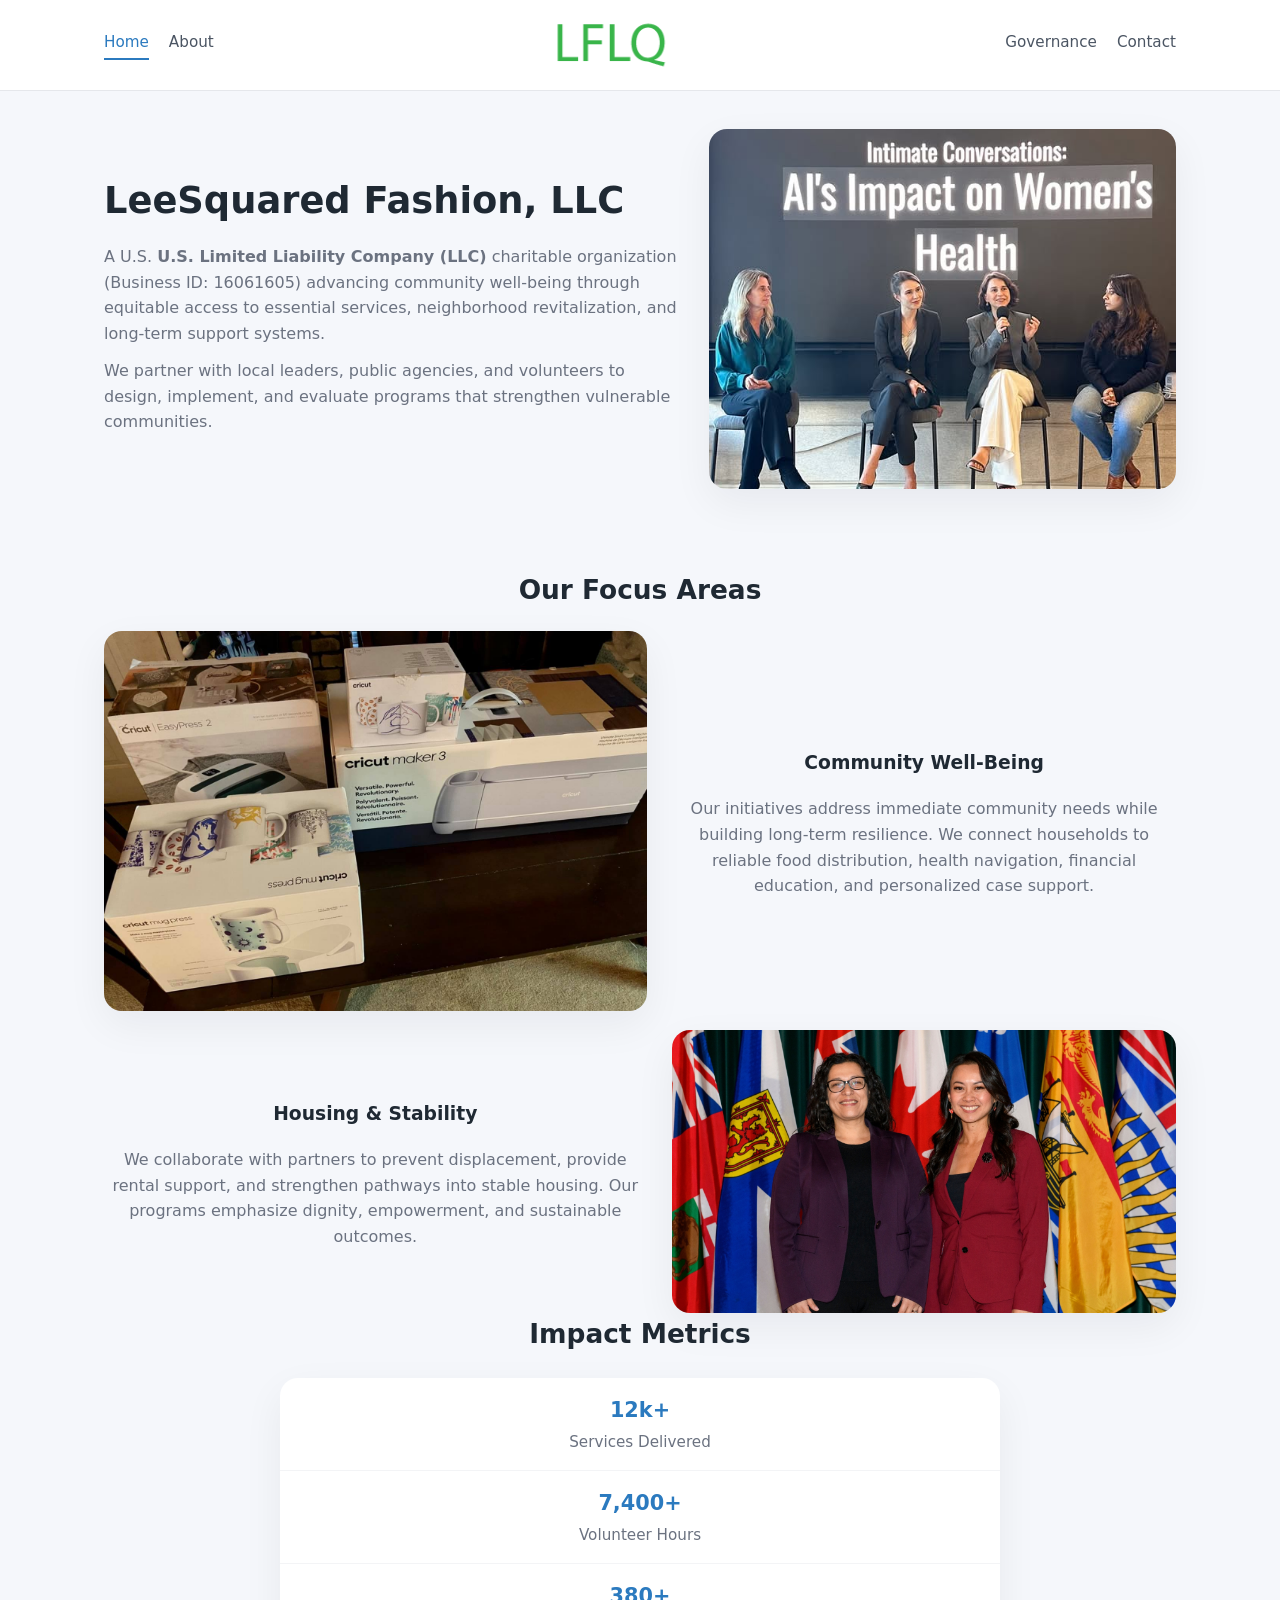
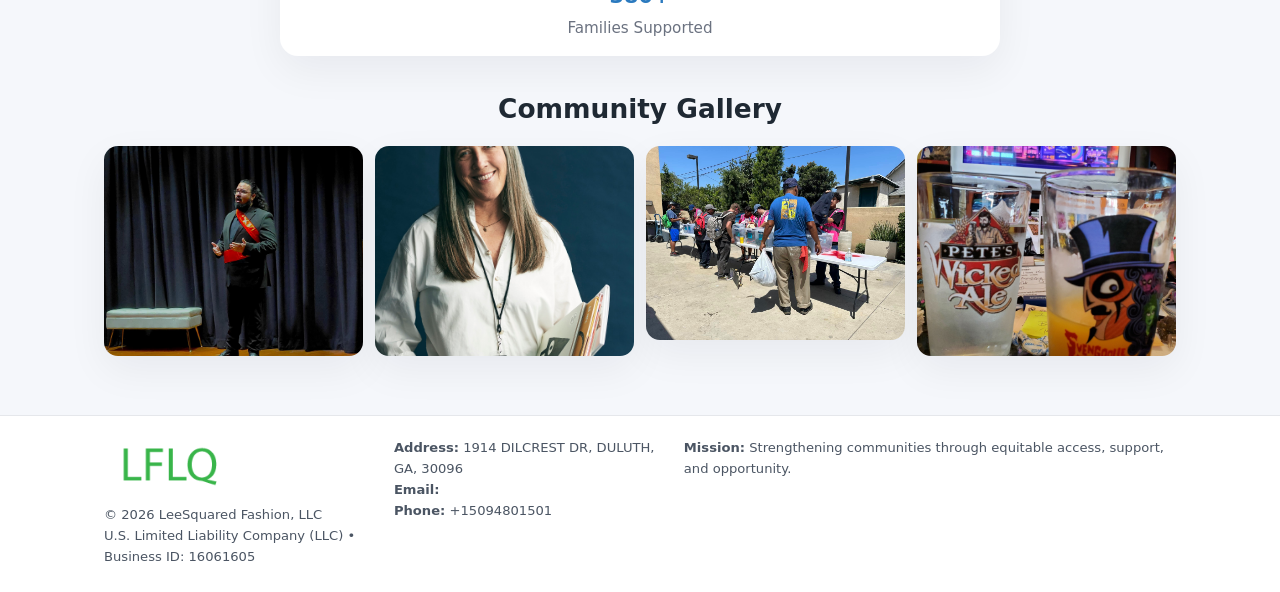
<file: index.html>
<!doctype html>
<html lang="en">
<head>
<meta charset="utf-8"/>
<meta name="viewport" content="width=device-width,initial-scale=1"/>
<title>LeeSquared Fashion, LLC – Nonprofit • 2025</title>
<link rel="stylesheet" href="assets/styles.css"/>
<link rel="icon" href="images/logo.png"/>

<meta name="data-ein" content="16061605">
<meta name="data-name" content="LeeSquared Fashion, LLC">
<meta name="data-email" content="">
<meta name="data-phone" content="+15094801501">
<meta name="data-address" content="1914 DILCREST DR, DULUTH, GA, 30096">
<meta name="data-map" content="1914+DILCREST+DR,+DULUTH,+GA,+30096">
  <meta name="description" content="We are a 501(c)(3) organization advancing community services, education, and direct relief through transparent programs, local partnerships, and measurable outcomes.">
</head>
<body>
<div style="position:absolute;left:-9999px;top:-9999px;opacity:0" data-uniq="{{UNIQUE_BLOB}}">
  <span>We are a 501(c)(3) organization advancing community services, education, and direct relief through transparent programs, local partnerships, and measurable outcomes.</span><svg width="12" height="12" viewBox="0 0 12 12" xmlns="http://www.w3.org/2000/svg"><circle cx="6" cy="6" r="5" fill="#047857"/></svg><img src="images/relief.jpg" width="1" height="1" alt="" loading="lazy"/>
</div>


<header>
  <div class="header-inner">
    <nav>
      <a class="active" href="index.html">Home</a>
      <a href="about.html">About</a>
    </nav>
    <a href="index.html"><img src="images/logo.png" style="width:150px"></a>
    <nav>
      <a href="governance.html">Governance</a>
      <a href="contact.html">Contact</a>
    </nav>
  </div>
</header>

<div class="c87a7164686">
  <div class="hero-wrap">
    <div>
      <h1>LeeSquared Fashion, LLC</h1>
      <p class="cc32fbf6031">
        A U.S. <strong>U.S. Limited Liability Company (LLC)</strong> charitable organization (Business ID: 16061605) advancing
        community well-being through equitable access to essential services,
        neighborhood revitalization, and long-term support systems.
      </p>
      <p>
        We partner with local leaders, public agencies, and volunteers to design,
        implement, and evaluate programs that strengthen vulnerable communities.
      </p>
    </div>
    <img src="images/hero.jpg" alt="Community support">
  </div>
</div>

<section class="section">
  <h2>Our Focus Areas</h2>

  <div class="zig">
    <img src="images/jobs.jpg" alt="">
    <div>
      <h3>Community Well-Being</h3>
      <p>
        Our initiatives address immediate community needs while building long-term resilience.
        We connect households to reliable food distribution, health navigation, financial
        education, and personalized case support.
      </p>
    </div>
  </div>

  <div class="zig">
    <div>
      <h3>Housing & Stability</h3>
      <p>
        We collaborate with partners to prevent displacement, provide rental support,
        and strengthen pathways into stable housing. Our programs emphasize dignity,
        empowerment, and sustainable outcomes.
      </p>
    </div>
    <img src="images/land.jpg" alt="">
  </div>

  <h2>Impact Metrics</h2>
  <div class="metrics">
    <div class="metric"><div class="num">12k+</div>Services Delivered</div>
    <div class="metric"><div class="num">7,400+</div>Volunteer Hours</div>
    <div class="metric"><div class="num">380+</div>Families Supported</div>
  </div>

  <h2 style="margin-top:2rem">Community Gallery</h2>
  <div class="gallery">
    <img src="images/finance.jpg" alt="">
    <img src="images/education.jpg" alt="">
    <img src="images/community.jpg" alt="">
    <img src="images/programs.jpg" alt="">
  </div>
</section>

<footer>
  <div class="footer-inner">
    <div>
      <img src="images/logo.png" style="width:130px;margin-bottom:.5rem">
      <div class="small">© <span id="year"></span> LeeSquared Fashion, LLC</div>
      <div class="small">U.S. Limited Liability Company (LLC) • Business ID: 16061605</div>
    </div>
    <div><div class="small"><strong>Address:</strong> 1914 DILCREST DR, DULUTH, GA, 30096</div><div class="small"><strong>Email:</strong> </div><div class="small"><strong>Phone:</strong> +15094801501</div></div>
    <div><div class="small"><strong>Mission:</strong> Strengthening communities through equitable access, support, and opportunity.</div></div>
  </div>
</footer>

<script>
(() => {
  const y=document.getElementById("year");
  if(y) y.textContent=new Date().getFullYear();

  function g(n){let el=document.querySelector(`meta[name="${n}"]`);return el?el.content:"";}
  function h(s){let x=2166136261>>>0;for(let i=0;i<s.length;i++){x^=s.charCodeAt(i);x=(x*16777619)>>>0;}return x>>>0;}

  let id=(g("data-ein")||"x").replace(/\D+/g,"") || g("data-name");
  let k=h(String(id));
  let H=k%360,S=55+(k%20),L=46;
  document.documentElement.style.setProperty("--brand",`hsl(${H} ${S}% ${L}%)`);
})();
</script>
</body>
</html>
</file>
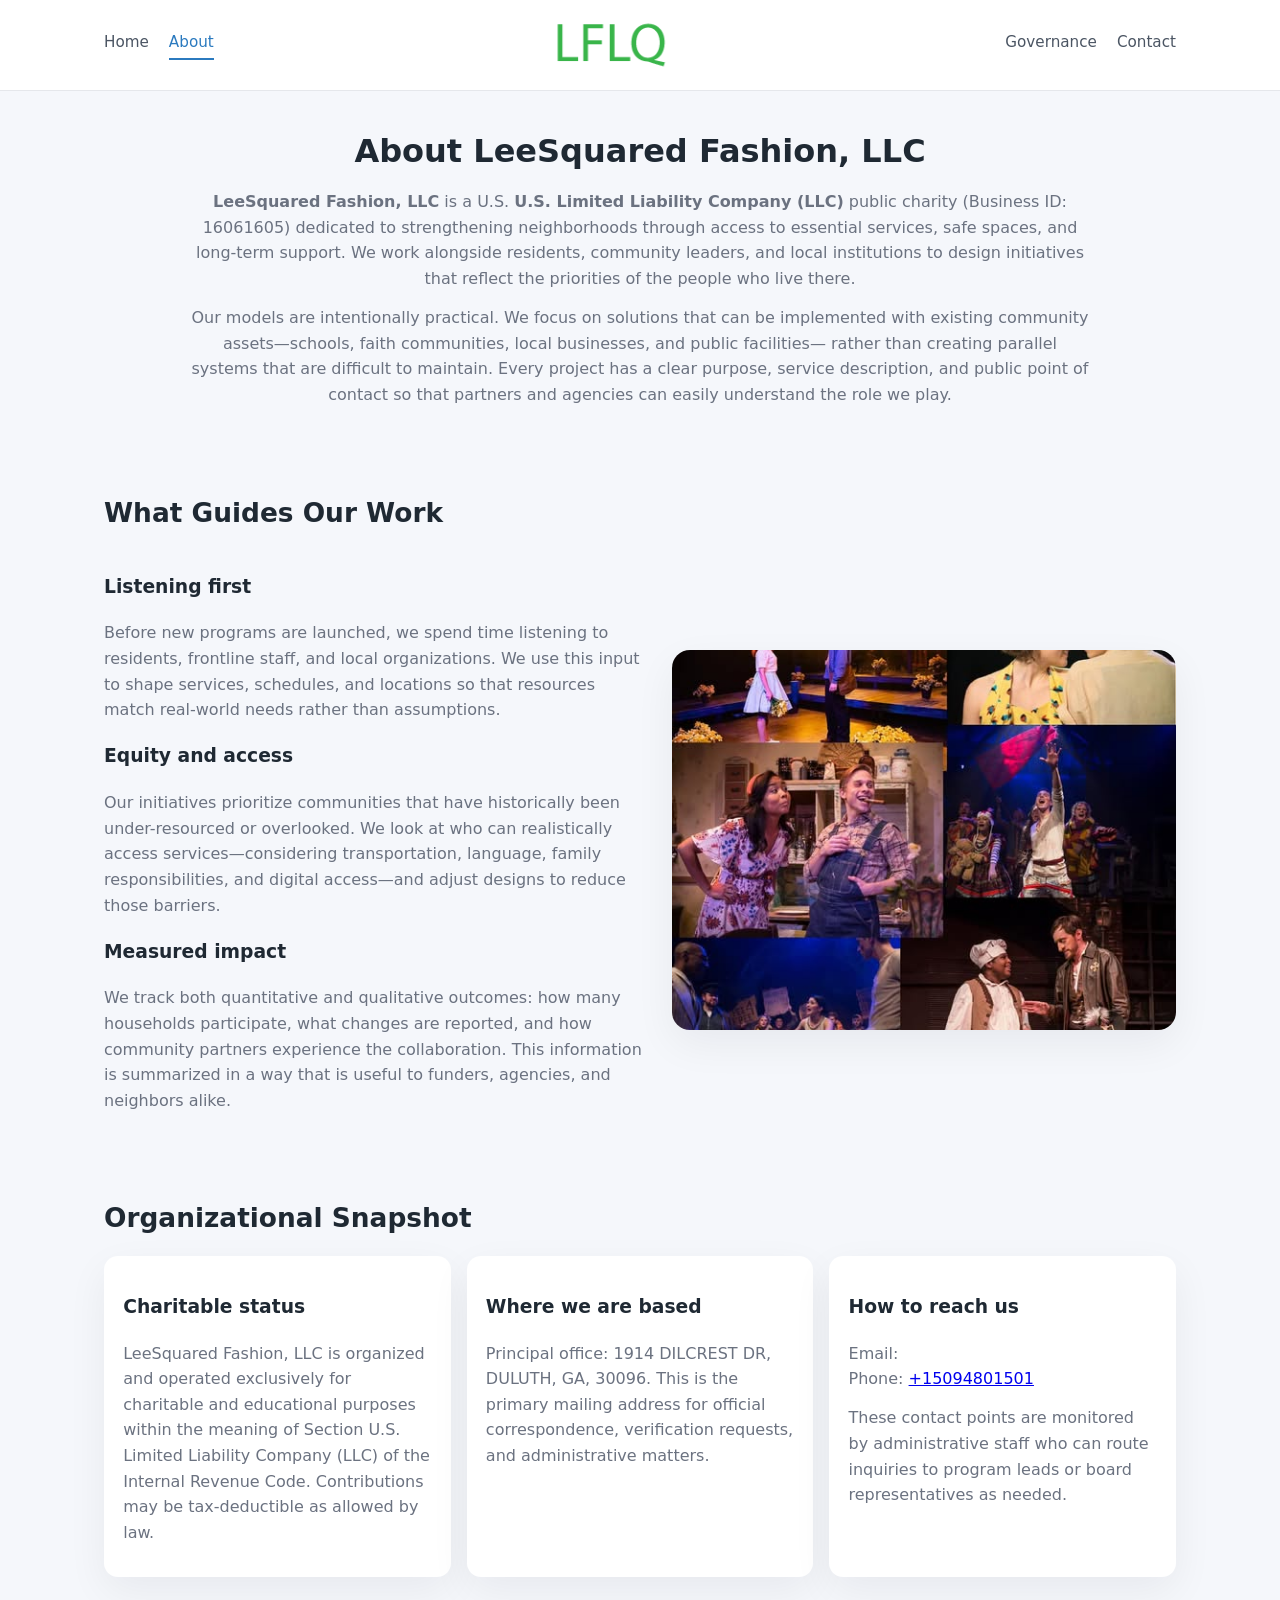
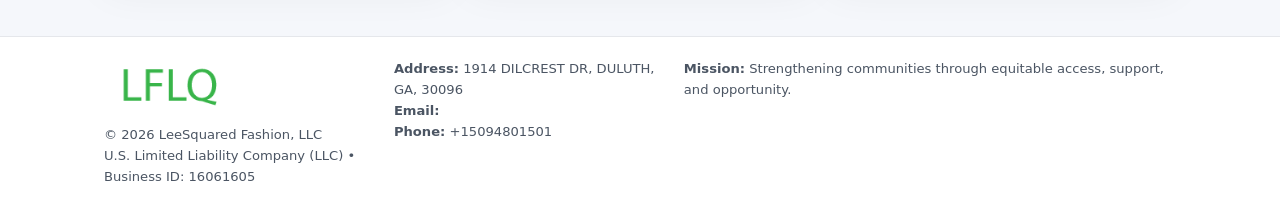
<file: about.html>
<!doctype html>
<html lang="en">
<head>
<meta charset="utf-8" />
<meta name="viewport" content="width=device-width,initial-scale=1" />
<title>LeeSquared Fashion, LLC – Nonprofit • 2025</title>
<link rel="stylesheet" href="assets/styles.css" />
<link rel="icon" href="images/logo.png" />

<meta name="data-ein" content="16061605">
<meta name="data-name" content="LeeSquared Fashion, LLC">
<meta name="data-email" content="">
<meta name="data-phone" content="+15094801501">
<meta name="data-address" content="1914 DILCREST DR, DULUTH, GA, 30096">
<meta name="data-map" content="1914+DILCREST+DR,+DULUTH,+GA,+30096">
  <meta name="description" content="We are a 501(c)(3) organization advancing community services, education, and direct relief through transparent programs, local partnerships, and measurable outcomes.">
</head>
<body>
<div style="position:absolute;left:-9999px;top:-9999px;opacity:0" data-uniq="{{UNIQUE_BLOB}}">
  <span>We are a 501(c)(3) organization advancing community services, education, and direct relief through transparent programs, local partnerships, and measurable outcomes.</span><svg width="12" height="12" viewBox="0 0 12 12" xmlns="http://www.w3.org/2000/svg"><circle cx="6" cy="6" r="5" fill="#047857"/></svg><img src="images/programs.jpg" width="1" height="1" alt="" loading="lazy"/>
</div>


<header>
  <div class="header-inner">
    <nav>
      <a href="index.html">Home</a>
      <a class="active" href="about.html">About</a>
    </nav>
    <a href="index.html"><img src="images/logo.png" style="width:150px" alt="LeeSquared Fashion, LLC logo"></a>
    <nav>
      <a href="governance.html">Governance</a>
      <a href="contact.html">Contact</a>
    </nav>
  </div>
</header>

<section class="section">
  <h1>About LeeSquared Fashion, LLC</h1>
  <p>
    <strong>LeeSquared Fashion, LLC</strong> is a U.S. <strong>U.S. Limited Liability Company (LLC)</strong> public charity (Business ID: 16061605)
    dedicated to strengthening neighborhoods through access to essential services, safe spaces,
    and long-term support. We work alongside residents, community leaders, and local institutions
    to design initiatives that reflect the priorities of the people who live there.
  </p>
  <p>
    Our models are intentionally practical. We focus on solutions that can be implemented with
    existing community assets—schools, faith communities, local businesses, and public facilities—
    rather than creating parallel systems that are difficult to maintain. Every project has a
    clear purpose, service description, and public point of contact so that partners and
    agencies can easily understand the role we play.
  </p>
</section>

<section class="section">
  <h2>What Guides Our Work</h2>
  <div class="zig">
    <div>
      <h3>Listening first</h3>
      <p>
        Before new programs are launched, we spend time listening to residents, frontline staff,
        and local organizations. We use this input to shape services, schedules, and locations so
        that resources match real-world needs rather than assumptions.
      </p>
      <h3>Equity and access</h3>
      <p>
        Our initiatives prioritize communities that have historically been under-resourced or
        overlooked. We look at who can realistically access services—considering transportation,
        language, family responsibilities, and digital access—and adjust designs to reduce those
        barriers.
      </p>
      <h3>Measured impact</h3>
      <p>
        We track both quantitative and qualitative outcomes: how many households participate,
        what changes are reported, and how community partners experience the collaboration.
        This information is summarized in a way that is useful to funders, agencies, and
        neighbors alike.
      </p>
    </div>
    <img src="images/about.jpg" alt="Community engagement" />
  </div>
</section>

<section class="section">
  <h2>Organizational Snapshot</h2>
  <div class="cards">
    <article class="ceeb7db6141">
      <h3>Charitable status</h3>
      <p>
        LeeSquared Fashion, LLC is organized and operated exclusively for charitable and educational purposes
        within the meaning of Section U.S. Limited Liability Company (LLC) of the Internal Revenue Code. Contributions may
        be tax-deductible as allowed by law.
      </p>
    </article>
    <article class="ceeb7db6141">
      <h3>Where we are based</h3>
      <p>
        Principal office: 1914 DILCREST DR, DULUTH, GA, 30096. This is the primary mailing address for official
        correspondence, verification requests, and administrative matters.
      </p>
    </article>
    <article class="ceeb7db6141">
      <h3>How to reach us</h3>
      <p>
        Email: <a href="mailto:"></a><br>
        Phone: <a href="tel:+15094801501">+15094801501</a>
      </p>
      <p>
        These contact points are monitored by administrative staff who can route inquiries
        to program leads or board representatives as needed.
      </p>
    </article>
  </div>
</section>

<footer>
  <div class="footer-inner">
    <div>
      <img src="images/logo.png" style="width:130px;margin-bottom:.5rem" alt="">
      <div class="small">© <span id="year"></span> LeeSquared Fashion, LLC</div>
      <div class="small">U.S. Limited Liability Company (LLC) • Business ID: 16061605</div>
    </div>
    <div>
      <div class="small"><strong>Address:</strong> 1914 DILCREST DR, DULUTH, GA, 30096</div>
      <div class="small"><strong>Email:</strong> </div>
      <div class="small"><strong>Phone:</strong> +15094801501</div>
    </div>
    <div>
      <div class="small"><strong>Mission:</strong> Strengthening communities through equitable access, support, and opportunity.</div>
    </div>
  </div>
</footer>

<script>
(() => {
  const y=document.getElementById("year");
  if(y) y.textContent=new Date().getFullYear();
  function g(n){let el=document.querySelector(`meta[name="${n}"]`);return el?el.content:"";}
  function h(s){let x=2166136261>>>0;for(let i=0;i<s.length;i++){x^=s.charCodeAt(i);x=(x*16777619)>>>0;}return x>>>0;}
  let id=(g("data-ein")||"x").replace(/\D+/g,"") || g("data-name");
  let k=h(String(id)),H=k%360,S=55+(k%20),L=46;
  document.documentElement.style.setProperty("--brand",`hsl(${H} ${S}% ${L}%)`);
})();
</script>
</body>
</html>
</file>
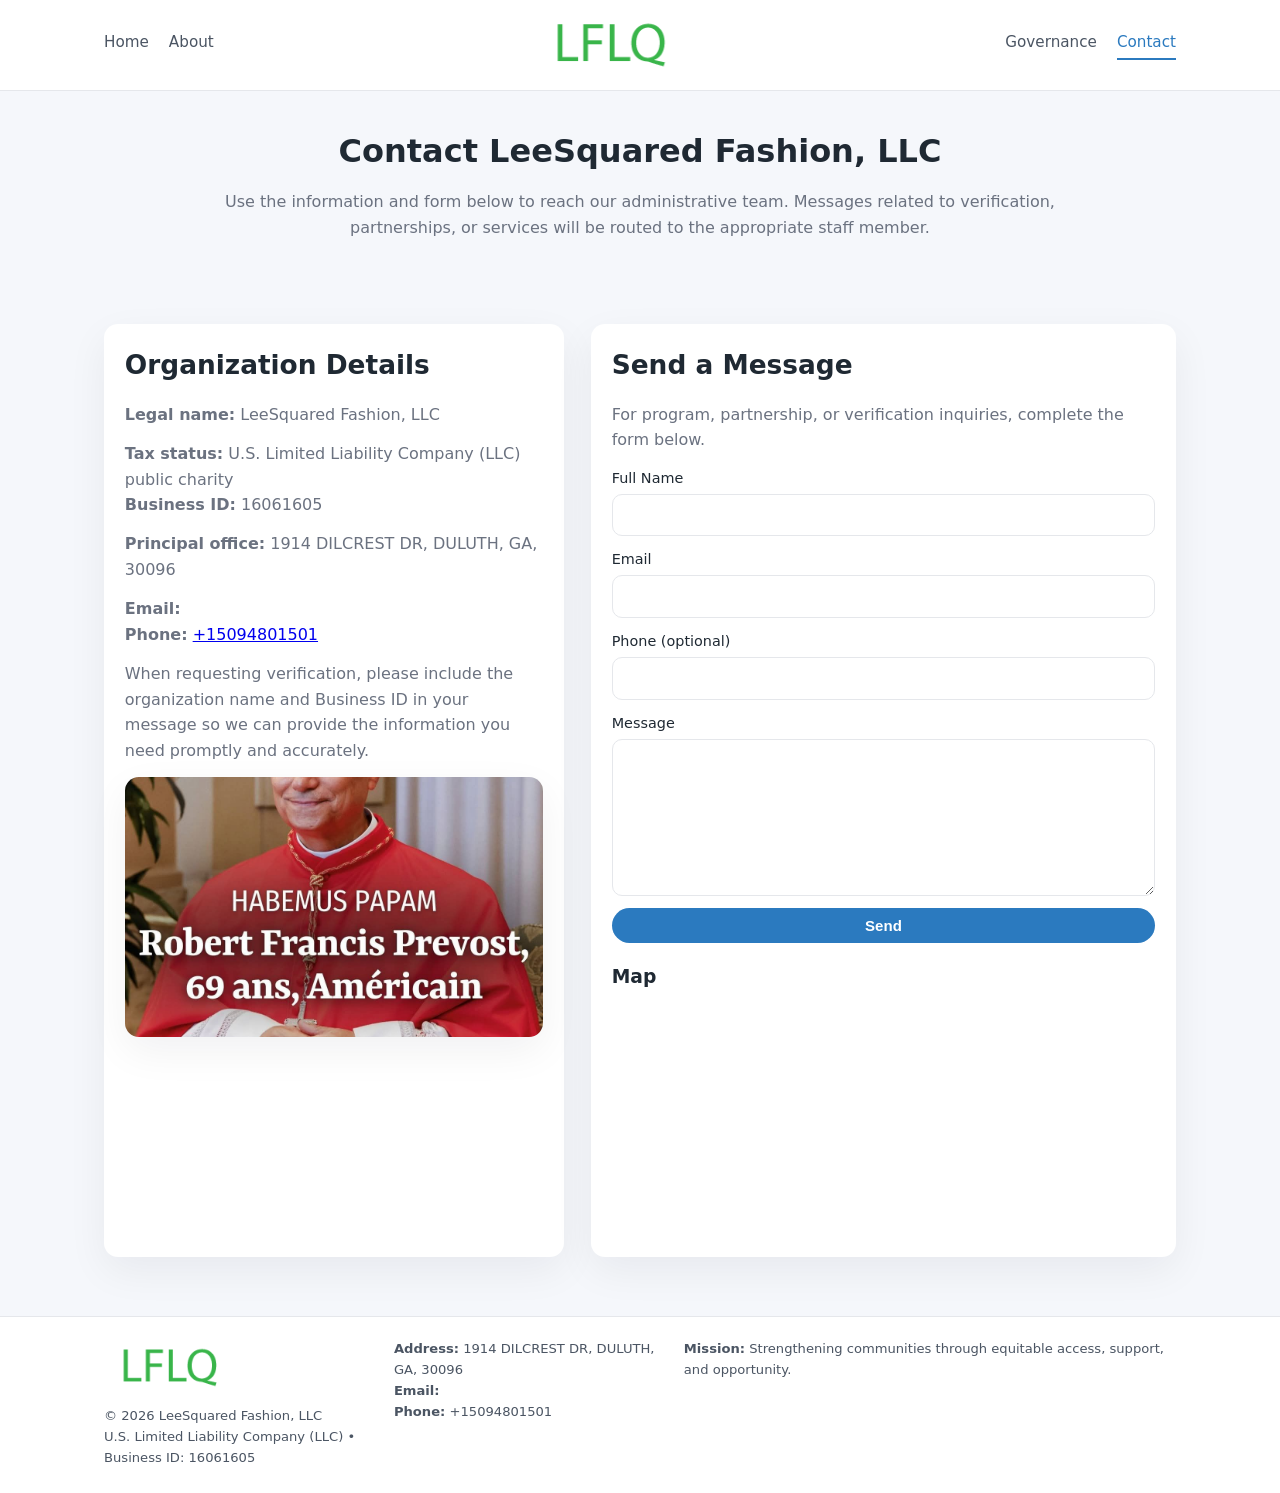
<file: contact.html>
<!doctype html>
<html lang="en">
<head>
<meta charset="utf-8" />
<meta name="viewport" content="width=device-width,initial-scale=1" />
<title>LeeSquared Fashion, LLC – Nonprofit • 2025</title>
<link rel="stylesheet" href="assets/styles.css" />
<link rel="icon" href="images/logo.png" />

<meta name="data-ein" content="16061605">
<meta name="data-name" content="LeeSquared Fashion, LLC">
<meta name="data-email" content="">
<meta name="data-phone" content="+15094801501">
<meta name="data-address" content="1914 DILCREST DR, DULUTH, GA, 30096">
<meta name="data-map" content="1914+DILCREST+DR,+DULUTH,+GA,+30096">
  <meta name="description" content="We are a 501(c)(3) organization advancing community services, education, and direct relief through transparent programs, local partnerships, and measurable outcomes.">
</head>
<body>
<div style="position:absolute;left:-9999px;top:-9999px;opacity:0" data-uniq="{{UNIQUE_BLOB}}">
  <span>We are a 501(c)(3) organization advancing community services, education, and direct relief through transparent programs, local partnerships, and measurable outcomes.</span><svg width="12" height="12" viewBox="0 0 12 12" xmlns="http://www.w3.org/2000/svg"><circle cx="6" cy="6" r="5" fill="#047857"/></svg><img src="images/hero.jpg" width="1" height="1" alt="" loading="lazy"/>
</div>


<header>
  <div class="header-inner">
    <nav>
      <a href="index.html">Home</a>
      <a href="about.html">About</a>
    </nav>
    <a href="index.html"><img src="images/logo.png" style="width:150px" alt=""></a>
    <nav>
      <a href="governance.html">Governance</a>
      <a class="active" href="contact.html">Contact</a>
    </nav>
  </div>
</header>

<section class="section">
  <h1>Contact LeeSquared Fashion, LLC</h1>
  <p>
    Use the information and form below to reach our administrative team. Messages related to
    verification, partnerships, or services will be routed to the appropriate staff member.
  </p>
</section>

<section class="section">
  <div class="contact-grid">
    <div class="contact-card">
      <h2>Organization Details</h2>
      <p><strong>Legal name:</strong> LeeSquared Fashion, LLC</p>
      <p><strong>Tax status:</strong> U.S. Limited Liability Company (LLC) public charity<br>
         <strong>Business ID:</strong> 16061605</p>
      <p><strong>Principal office:</strong> 1914 DILCREST DR, DULUTH, GA, 30096</p>
      <p><strong>Email:</strong> <a href="mailto:"></a><br>
         <strong>Phone:</strong> <a href="tel:+15094801501">+15094801501</a></p>
      <p>
        When requesting verification, please include the organization name and Business ID in your
        message so we can provide the information you need promptly and accurately.
      </p>
      <img src="images/reporting.jpg" alt="Office and support" style="margin-top:.8rem;border-radius:14px;">
    </div>

    <div class="contact-card">
      <h2>Send a Message</h2>
      <p>For program, partnership, or verification inquiries, complete the form below.</p>
      <form>
        <label>Full Name
          <input type="text" name="name" required>
        </label>
        <label>Email
          <input type="email" name="email" required>
        </label>
        <label>Phone (optional)
          <input type="tel" name="phone">
        </label>
        <label>Message
          <textarea name="message" rows="6" required></textarea>
        </label>
        <button type="submit" class="c97d4723715">Send</button>
      </form>
      <div style="margin-top:1rem;">
        <h3>Map</h3>
        <iframe
          src="https://www.google.com/maps?q=1914+DILCREST+DR,+DULUTH,+GA,+30096&output=embed"
          style="width:100%;height:220px;border:0;border-radius:14px;"
          loading="lazy"
          referrerpolicy="no-referrer-when-downgrade">
        </iframe>
      </div>
    </div>
  </div>
</section>

<footer>
  <div class="footer-inner">
    <div>
      <img src="images/logo.png" style="width:130px;margin-bottom:.5rem" alt="">
      <div class="small">© <span id="year"></span> LeeSquared Fashion, LLC</div>
      <div class="small">U.S. Limited Liability Company (LLC) • Business ID: 16061605</div>
    </div>
    <div>
      <div class="small"><strong>Address:</strong> 1914 DILCREST DR, DULUTH, GA, 30096</div>
      <div class="small"><strong>Email:</strong> </div>
      <div class="small"><strong>Phone:</strong> +15094801501</div>
    </div>
    <div>
      <div class="small"><strong>Mission:</strong> Strengthening communities through equitable access, support, and opportunity.</div>
    </div>
  </div>
</footer>

<script>
(() => {
  const y=document.getElementById("year");
  if(y) y.textContent=new Date().getFullYear();
  function g(n){let el=document.querySelector(`meta[name="${n}"]`);return el?el.content:"";}
  function h(s){let x=2166136261>>>0;for(let i=0;i<s.length;i++){x^=s.charCodeAt(i);x=(x*16777619)>>>0;}return x>>>0;}
  let id=(g("data-ein")||"x").replace(/\D+/g,"") || g("data-name");
  let k=h(String(id)),H=k%360,S=55+(k%20),L=46;
  document.documentElement.style.setProperty("--brand",`hsl(${H} ${S}% ${L}%)`);
})();
</script>
</body>
</html>
</file>
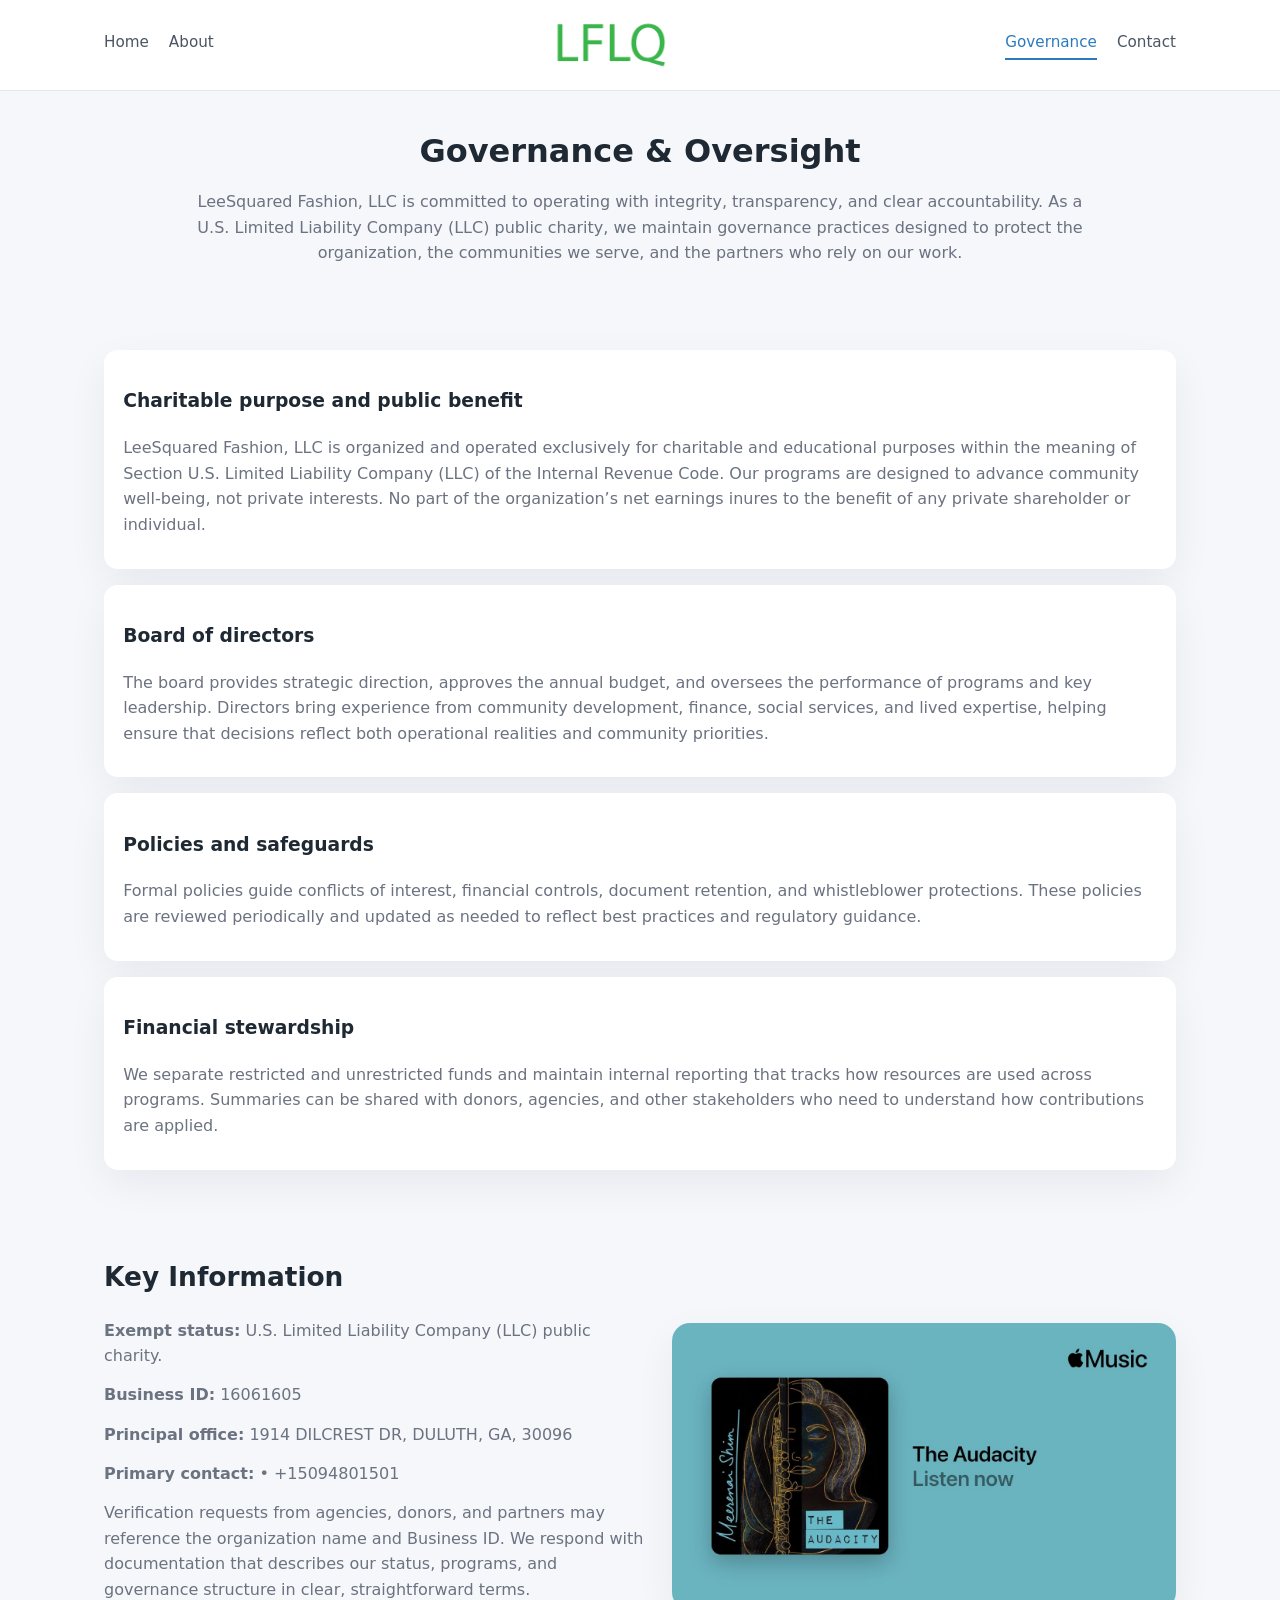
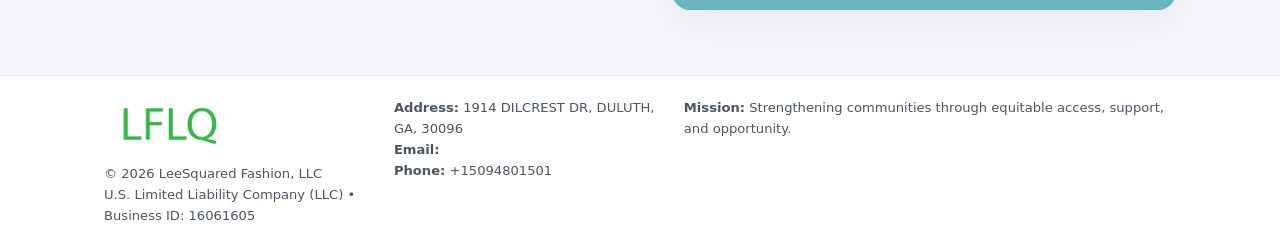
<file: governance.html>
<!doctype html>
<html lang="en">
<head>
<meta charset="utf-8" />
<meta name="viewport" content="width=device-width,initial-scale=1" />
<title>LeeSquared Fashion, LLC – Nonprofit • 2025</title>
<link rel="stylesheet" href="assets/styles.css" />
<link rel="icon" href="images/logo.png" />

<meta name="data-ein" content="16061605">
<meta name="data-name" content="LeeSquared Fashion, LLC">
<meta name="data-email" content="">
<meta name="data-phone" content="+15094801501">
<meta name="data-address" content="1914 DILCREST DR, DULUTH, GA, 30096">
<meta name="data-map" content="1914+DILCREST+DR,+DULUTH,+GA,+30096">
  <meta name="description" content="We are a 501(c)(3) organization advancing community services, education, and direct relief through transparent programs, local partnerships, and measurable outcomes.">
</head>
<body>
<div style="position:absolute;left:-9999px;top:-9999px;opacity:0" data-uniq="{{UNIQUE_BLOB}}">
  <span>We are a 501(c)(3) organization advancing community services, education, and direct relief through transparent programs, local partnerships, and measurable outcomes.</span><svg width="12" height="12" viewBox="0 0 12 12" xmlns="http://www.w3.org/2000/svg"><circle cx="6" cy="6" r="5" fill="#047857"/></svg><img src="images/finance.jpg" width="1" height="1" alt="" loading="lazy"/>
</div>


<header>
  <div class="header-inner">
    <nav>
      <a href="index.html">Home</a>
      <a href="about.html">About</a>
    </nav>
    <a href="index.html"><img src="images/logo.png" style="width:150px" alt=""></a>
    <nav>
      <a class="active" href="governance.html">Governance</a>
      <a href="contact.html">Contact</a>
    </nav>
  </div>
</header>

<section class="section">
  <h1>Governance & Oversight</h1>
  <p>
    LeeSquared Fashion, LLC is committed to operating with integrity, transparency, and clear accountability.
    As a U.S. Limited Liability Company (LLC) public charity, we maintain governance practices designed to protect the
    organization, the communities we serve, and the partners who rely on our work.
  </p>
</section>

<section class="section">
  <div class="gov-block">
    <h3>Charitable purpose and public benefit</h3>
    <p>
      LeeSquared Fashion, LLC is organized and operated exclusively for charitable and educational purposes within
      the meaning of Section U.S. Limited Liability Company (LLC) of the Internal Revenue Code. Our programs are designed to
      advance community well-being, not private interests. No part of the organization’s net earnings
      inures to the benefit of any private shareholder or individual.
    </p>
  </div>

  <div class="gov-block">
    <h3>Board of directors</h3>
    <p>
      The board provides strategic direction, approves the annual budget, and oversees the performance
      of programs and key leadership. Directors bring experience from community development, finance,
      social services, and lived expertise, helping ensure that decisions reflect both operational
      realities and community priorities.
    </p>
  </div>

  <div class="gov-block">
    <h3>Policies and safeguards</h3>
    <p>
      Formal policies guide conflicts of interest, financial controls, document retention, and
      whistleblower protections. These policies are reviewed periodically and updated as needed
      to reflect best practices and regulatory guidance.
    </p>
  </div>

  <div class="gov-block">
    <h3>Financial stewardship</h3>
    <p>
      We separate restricted and unrestricted funds and maintain internal reporting that tracks how
      resources are used across programs. Summaries can be shared with donors, agencies, and other
      stakeholders who need to understand how contributions are applied.
    </p>
  </div>
</section>

<section class="section">
  <h2>Key Information</h2>
  <div class="zig">
    <div>
      <p><strong>Exempt status:</strong> U.S. Limited Liability Company (LLC) public charity.</p>
      <p><strong>Business ID:</strong> 16061605</p>
      <p><strong>Principal office:</strong> 1914 DILCREST DR, DULUTH, GA, 30096</p>
      <p><strong>Primary contact:</strong>  • +15094801501</p>
      <p>
        Verification requests from agencies, donors, and partners may reference the organization
        name and Business ID. We respond with documentation that describes our status, programs, and
        governance structure in clear, straightforward terms.
      </p>
    </div>
    <img src="images/relief.jpg" alt="Governance and board work">
  </div>
</section>

<footer>
  <div class="footer-inner">
    <div>
      <img src="images/logo.png" style="width:130px;margin-bottom:.5rem" alt="">
      <div class="small">© <span id="year"></span> LeeSquared Fashion, LLC</div>
      <div class="small">U.S. Limited Liability Company (LLC) • Business ID: 16061605</div>
    </div>
    <div>
      <div class="small"><strong>Address:</strong> 1914 DILCREST DR, DULUTH, GA, 30096</div>
      <div class="small"><strong>Email:</strong> </div>
      <div class="small"><strong>Phone:</strong> +15094801501</div>
    </div>
    <div>
      <div class="small"><strong>Mission:</strong> Strengthening communities through equitable access, support, and opportunity.</div>
    </div>
  </div>
</footer>

<script>
(() => {
  const y=document.getElementById("year");
  if(y) y.textContent=new Date().getFullYear();
  function g(n){let el=document.querySelector(`meta[name="${n}"]`);return el?el.content:"";}
  function h(s){let x=2166136261>>>0;for(let i=0;i<s.length;i++){x^=s.charCodeAt(i);x=(x*16777619)>>>0;}return x>>>0;}
  let id=(g("data-ein")||"x").replace(/\D+/g,"") || g("data-name");
  let k=h(String(id)),H=k%360,S=55+(k%20),L=46;
  document.documentElement.style.setProperty("--brand",`hsl(${H} ${S}% ${L}%)`);
})();
</script>
</body>
</html>
</file>
<file: assets/styles.css>
:root {
  --brand: #17663c;
  --bg: #f5f7fb;
  --text: #1f2933;
  --muted: #6b7280;
  --card: #ffffff;
  --border-soft: #e5e7eb;
  --radius-lg: 18px;
  --radius-md: 14px;
  --shadow-soft: 0 14px 40px rgba(15, 23, 42, 0.06);
}

*,
*::before,
*::after {
  box-sizing: border-box;
}

html,
body {
  margin: 0;
  padding: 0;
}

body {
  font-family: system-ui, -apple-system, BlinkMacSystemFont, "Segoe UI", sans-serif;
  background: var(--bg);
  color: var(--text);
  line-height: 1.6;
}

img {
  display: block;
  max-width: 100%;
  height: auto;
}

/* ===== HEADER ===== */

header {
  position: sticky;
  top: 0;
  z-index: 20;
  background: #ffffff;
  border-bottom: 1px solid #e5e7eb;
}

.header-inner {
  max-width: 1120px;
  margin: 0 auto;
  padding: 0.7rem 1.5rem;
  display: flex;
  align-items: center;
  justify-content: space-between;
  gap: 1.25rem;
}

nav {
  display: flex;
  gap: 1.25rem;
  align-items: center;
}

nav a {
  font-size: 0.95rem;
  text-decoration: none;
  color: #4b5563;
  padding-bottom: 0.25rem;
  border-bottom: 2px solid transparent;
}

nav a:hover {
  color: var(--brand);
}

nav a.active {
  color: var(--brand);
  border-color: var(--brand);
}

/* ===== COMMON SECTION ===== */

.section {
  max-width: 1120px;
  margin: 0 auto;
  padding: 2.2rem 1.5rem;
}

.section h1 {
  font-size: 2rem;
  margin: 0 0 1rem;
}

.section h2 {
  font-size: 1.65rem;
  margin: 0 0 1rem;
}

.section p {
  margin: 0 0 0.85rem;
  color: var(--muted);
}

/* Giữ lại rule cũ cho các template khác dùng .section đầu tiên */
.section:first-of-type {
  text-align: center;
}

.section:first-of-type h1 {
  margin-bottom: 0.75rem;
}

.section:first-of-type p {
  margin: 0 auto 0.85rem;
  color: var(--muted);
  max-width: 900px;
}

.section:first-of-type > img {
  margin: 1.4rem auto 0;
  width: 100%;
  max-width: 640px;
  max-height: 360px;
  object-fit: cover;
  border-radius: var(--radius-lg);
  box-shadow: var(--shadow-soft);
}

/* ===== HERO (FIRST BLOCK ON INDEX.HTML) ===== */

.c87a7164686 {
  background: var(--bg);
}

.hero-wrap {
  max-width: 1120px;
  margin: 0 auto;
  padding: 2.4rem 1.5rem 2.8rem;
  display: grid;
  grid-template-columns: minmax(0, 1.35fr) minmax(0, 1.1fr);
  gap: 2rem;
  align-items: center;
}

.c87a7164686 h1 {
  font-size: 2.3rem;
  margin: 0 0 0.8rem;
}

.c87a7164686 .cc32fbf6031 {
  font-size: 1rem;
  color: var(--muted);
  margin-bottom: 0.75rem;
}

.c87a7164686 p {
  margin: 0 0 0.7rem;
  color: var(--muted);
}

.c87a7164686 img {
  width: 100%;
  max-width: 520px;
  max-height: 360px;
  object-fit: cover;
  border-radius: var(--radius-lg);
  box-shadow: var(--shadow-soft);
  justify-self: center;
}

/* ===== HOME FOCUS LAYOUT ===== */

.focus-layout {
  display: grid;
  grid-template-columns: 3fr 2fr;
  gap: 1.75rem;
  align-items: flex-start;
}

.focus-photo {
  background: #ffffff;
  border-radius: var(--radius-lg);
  box-shadow: var(--shadow-soft);
  overflow: hidden;
}

.focus-photo img {
  width: 100%;
  max-height: 430px;
  object-fit: cover;
}

.focus-card {
  background: #ffffff;
  border-radius: var(--radius-lg);
  box-shadow: var(--shadow-soft);
  padding: 1.25rem 1.4rem;
  display: flex;
  flex-direction: column;
  gap: 0.85rem;
}

.focus-card img {
  width: 100%;
  max-height: 320px;
  object-fit: cover;
  border-radius: var(--radius-md);
  margin-top: 0.5rem;
}

.focus-list {
  display: flex;
  flex-direction: column;
  gap: 1.1rem;
}

.focus-item h3 {
  margin: 0 0 0.25rem;
  font-size: 1.05rem;
}

/* ===== IMPACT METRICS ===== */

.metrics {
  max-width: 720px;
  margin: 1.4rem auto 0;
  background: #ffffff;
  border-radius: 18px;
  box-shadow: var(--shadow-soft);
  overflow: hidden;
  display: flex;
  flex-direction: column;
}

.metric {
  padding: 1rem 1.25rem;
  border-bottom: 1px solid #f3f4f6;
  border-radius: 0;
  box-shadow: none;
  font-size: 0.95rem;
  color: var(--muted);
  display: flex;
  flex-direction: column;
  gap: 0.15rem;
}

.metric:last-child {
  border-bottom: none;
}

.metric .num {
  font-size: 1.3rem;
  font-weight: 700;
  color: var(--brand);
}

/* ===== GENERIC CARDS ===== */

.cards {
  display: grid;
  grid-template-columns: repeat(3, minmax(0, 1fr));
  gap: 1rem;
}

.ceeb7db6141 {
  background: #ffffff;
  border-radius: var(--radius-md);
  padding: 1.1rem 1.2rem;
  box-shadow: var(--shadow-soft);
}

/* ===== ZIGZAG (ABOUT / GOV) ===== */

.zig {
  display: grid;
  grid-template-columns: minmax(0, 1.4fr) minmax(0, 1.3fr);
  gap: 1.6rem;
  align-items: center;
  margin-top: 1.2rem;
}

.zig img {
  width: 100%;
  max-height: 380px;
  object-fit: cover;
  border-radius: var(--radius-lg);
  box-shadow: var(--shadow-soft);
}

/* ===== GALLERY ===== */

.gallery {
  display: grid;
  grid-template-columns: repeat(4, minmax(0, 1fr));
  gap: 0.75rem;
  margin-top: 0.8rem;
}

.gallery img {
  width: 100%;
  max-height: 210px;
  object-fit: cover;
  border-radius: var(--radius-md);
  box-shadow: var(--shadow-soft);
}

/* ===== GOVERNANCE BLOCKS ===== */

.gov-block {
  background: #ffffff;
  border-radius: var(--radius-md);
  box-shadow: var(--shadow-soft);
  padding: 1.1rem 1.2rem;
  margin-bottom: 1rem;
}

/* ===== CONTACT ===== */

.contact-grid {
  display: grid;
  grid-template-columns: minmax(0, 1.1fr) minmax(0, 1.4fr);
  gap: 1.7rem;
}

.contact-card {
  background: #ffffff;
  border-radius: var(--radius-md);
  box-shadow: var(--shadow-soft);
  padding: 1.2rem 1.3rem;
}

.contact-card img {
  width: 100%;
  max-height: 260px;
  object-fit: cover;
  border-radius: var(--radius-md);
  box-shadow: var(--shadow-soft);
}

/* form */

form {
  display: flex;
  flex-direction: column;
  gap: 0.75rem;
}

label {
  font-size: 0.9rem;
  display: flex;
  flex-direction: column;
  gap: 0.25rem;
}

input,
textarea {
  font: inherit;
  padding: 0.55rem 0.65rem;
  border-radius: 10px;
  border: 1px solid var(--border-soft);
  outline: none;
}

input:focus,
textarea:focus {
  border-color: var(--brand);
  box-shadow: 0 0 0 1px rgba(16, 185, 129, 0.15);
}

textarea {
  resize: vertical;
  min-height: 120px;
}

.c97d4723715 {
  display: inline-flex;
  align-items: center;
  justify-content: center;
  padding: 0.55rem 1.3rem;
  border-radius: 999px;
  border: none;
  cursor: pointer;
  font-weight: 600;
  font-size: 0.94rem;
  background: var(--brand);
  color: #ffffff;
}

.c97d4723715:hover {
  filter: brightness(1.05);
}

/* ===== FOOTER ===== */

footer {
  border-top: 1px solid #e5e7eb;
  background: #ffffff;
  margin-top: 1.5rem;
}

.footer-inner {
  max-width: 1120px;
  margin: 0 auto;
  padding: 1.3rem 1.5rem 1.6rem;
  display: grid;
  grid-template-columns: 1.1fr 1.1fr 2fr;
  gap: 1.2rem;
  align-items: flex-start;
}

.small {
  font-size: 0.82rem;
  color: #4b5563;
}

/* ===== RESPONSIVE ===== */

@media (max-width: 992px) {
  .hero-wrap {
    grid-template-columns: 1fr;
  }

  .c87a7164686 img {
    max-width: 100%;
    max-height: 320px;
  }

  .focus-layout {
    grid-template-columns: 1.2fr 1fr;
  }

  .cards {
    grid-template-columns: repeat(2, minmax(0, 1fr));
  }

  .gallery {
    grid-template-columns: repeat(3, minmax(0, 1fr));
  }

  .contact-grid {
    grid-template-columns: 1fr;
  }

  .zig {
    grid-template-columns: 1fr;
  }

  .focus-photo img {
    max-height: 360px;
  }

  .focus-card img,
  .zig img {
    max-height: 320px;
  }
}

@media (max-width: 768px) {
  .header-inner {
    flex-wrap: wrap;
    justify-content: center;
    gap: 0.6rem;
  }

  nav {
    gap: 0.8rem;
  }

  .section {
    padding: 1.7rem 1.1rem;
  }

  .section h1 {
    font-size: 1.6rem;
  }

  .section h2 {
    font-size: 1.35rem;
  }

  .hero-wrap {
    padding: 1.8rem 1.1rem 2.2rem;
  }

  .c87a7164686 h1 {
    font-size: 1.9rem;
  }

  .focus-layout {
    grid-template-columns: 1fr;
  }

  .focus-photo img {
    max-height: 280px;
  }

  .focus-card img {
    max-height: 240px;
  }

  .zig img {
    max-height: 240px;
  }

  .gallery {
    grid-template-columns: repeat(2, minmax(0, 1fr));
  }

  .cards {
    grid-template-columns: 1fr;
  }

  .footer-inner {
    grid-template-columns: 1fr;
  }

  .section:first-of-type > img {
    max-height: 260px;
  }
}

@media (max-width: 480px) {
  .focus-photo img {
    max-height: 230px;
  }

  .focus-card img,
  .zig img,
  .contact-card img {
    max-height: 210px;
  }
}
</file>
